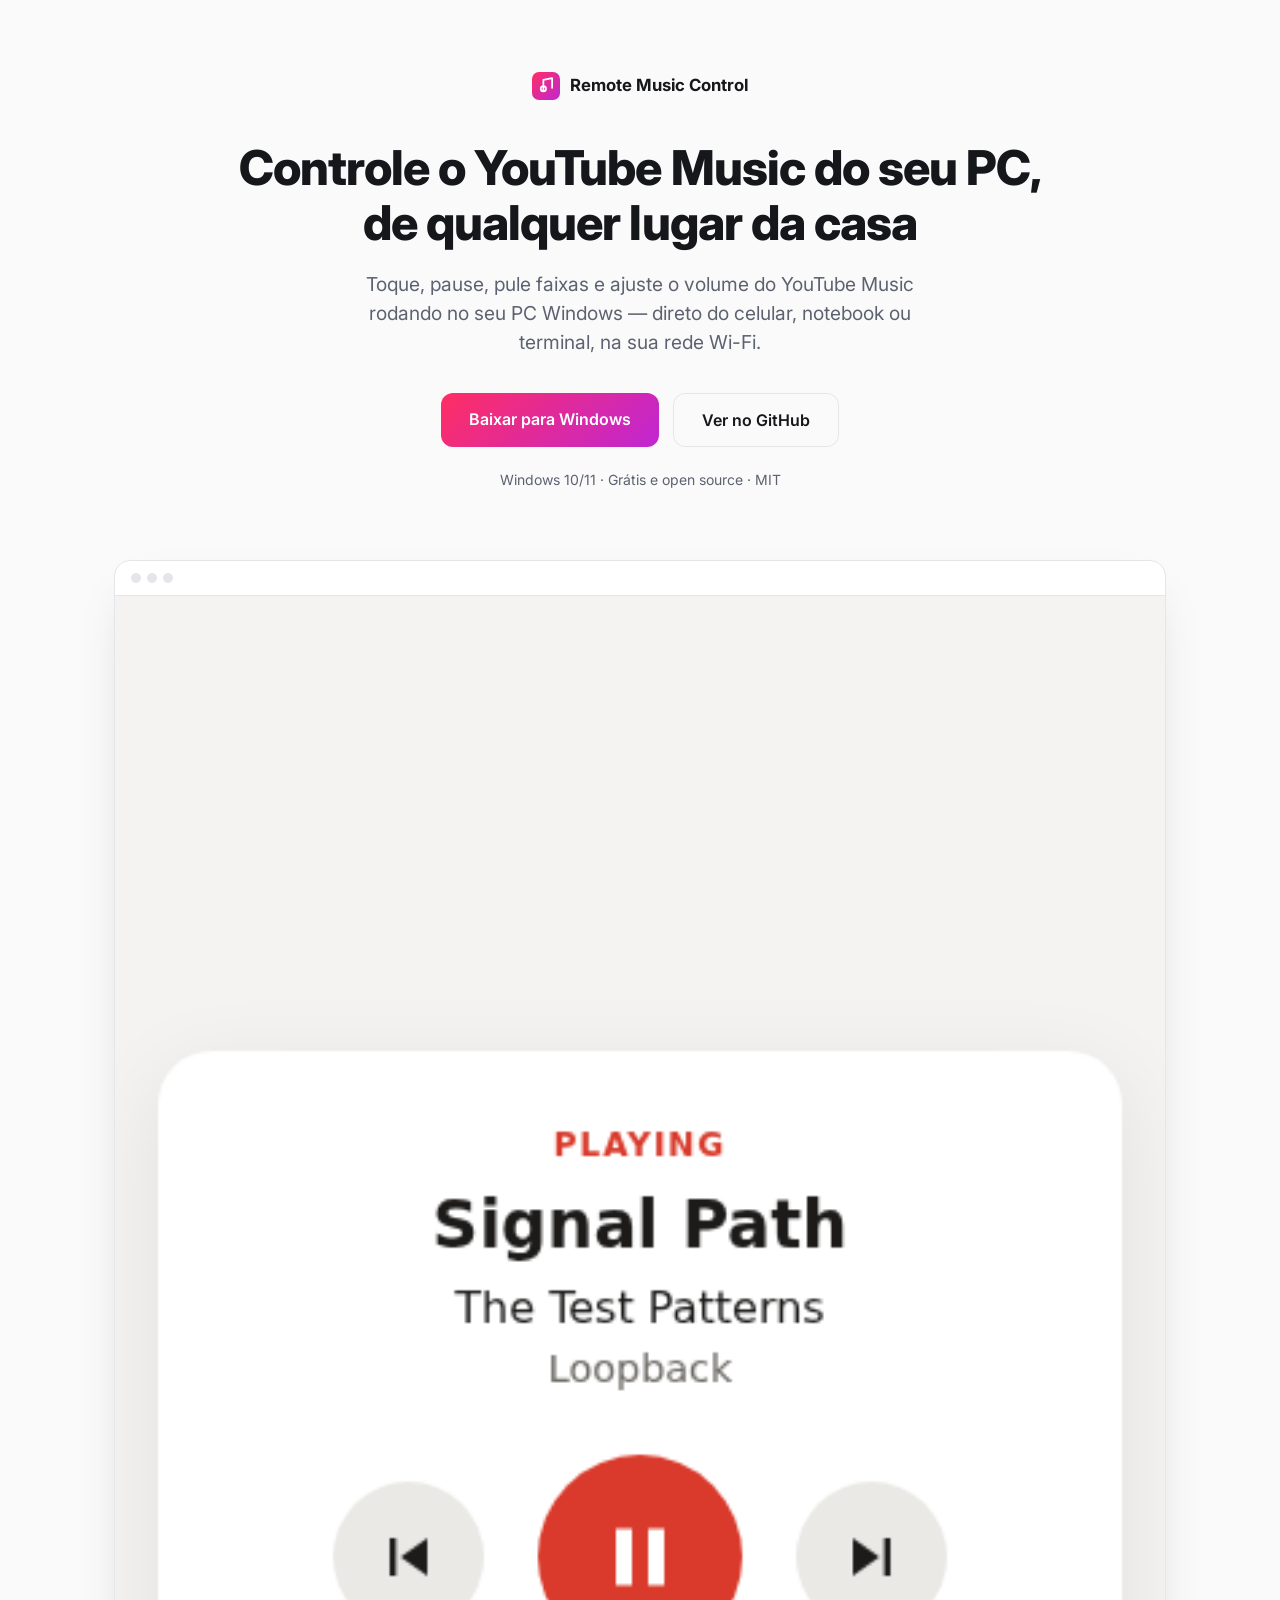
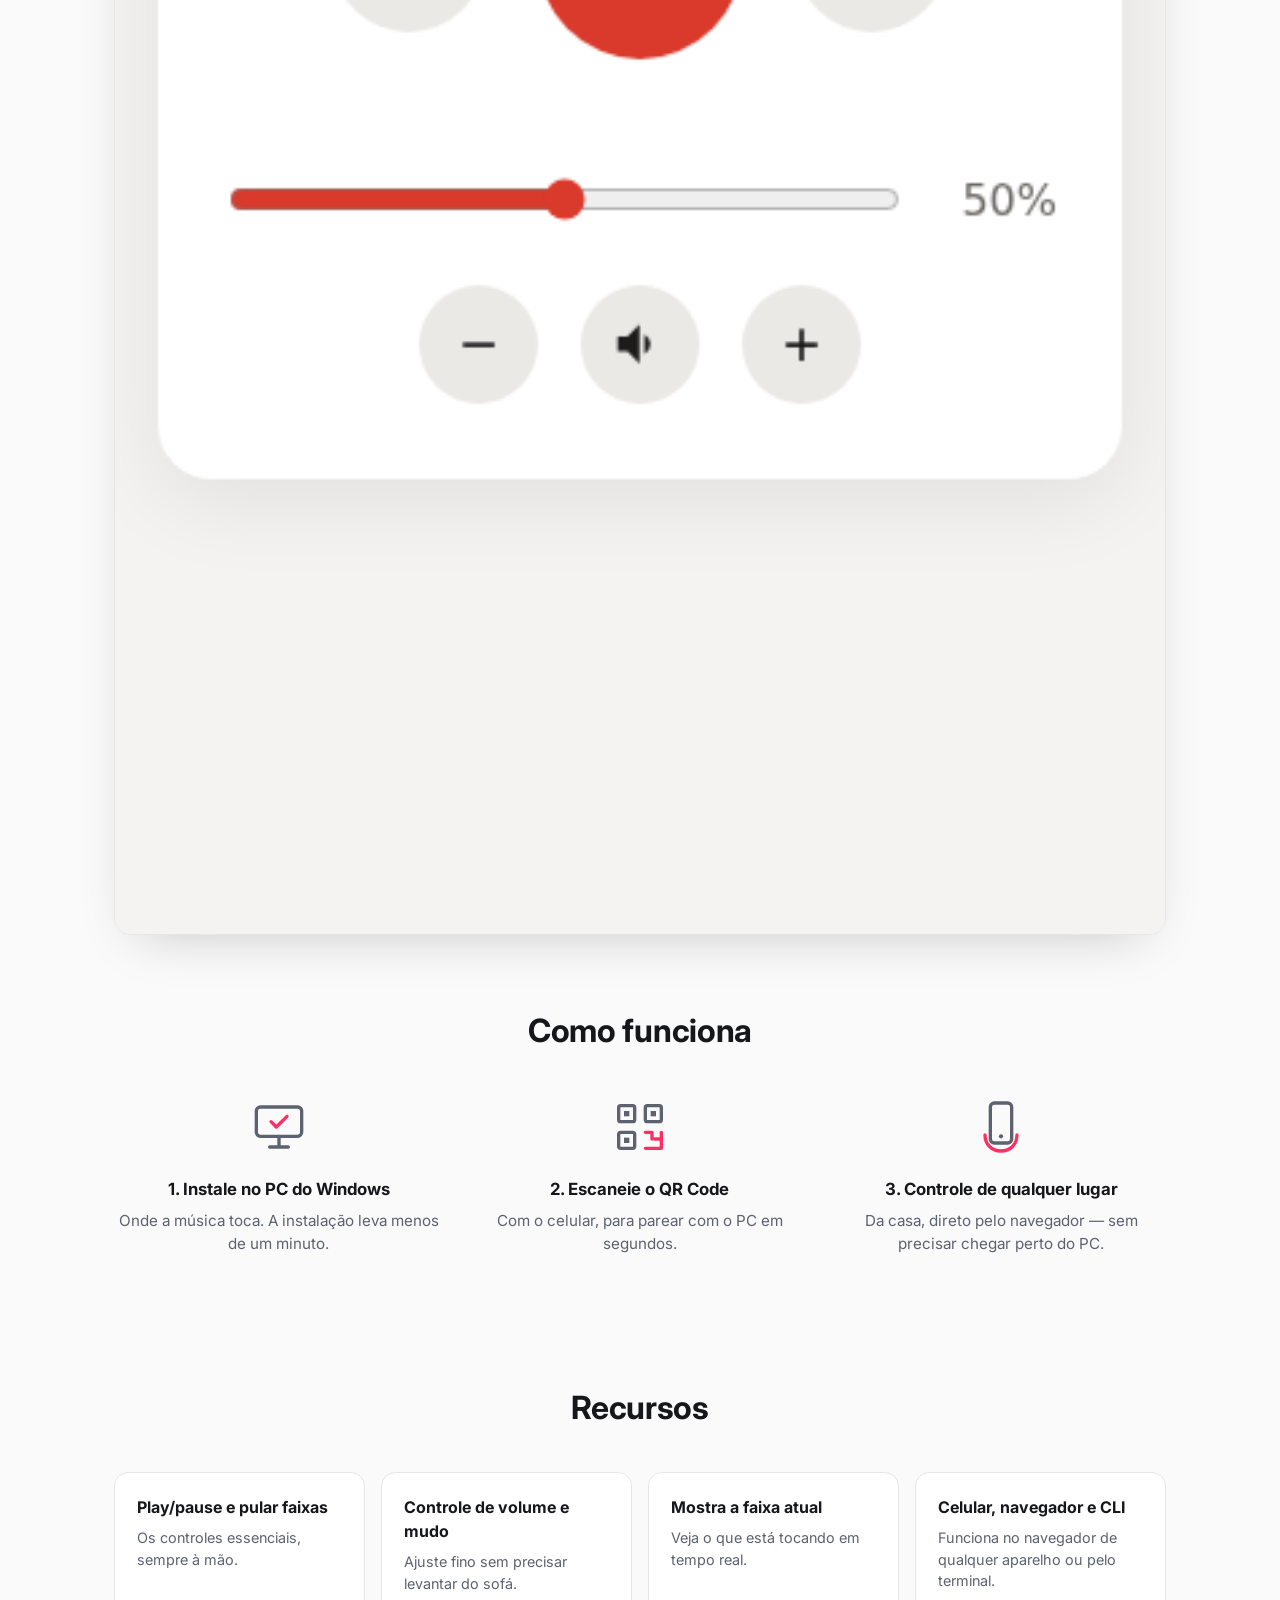
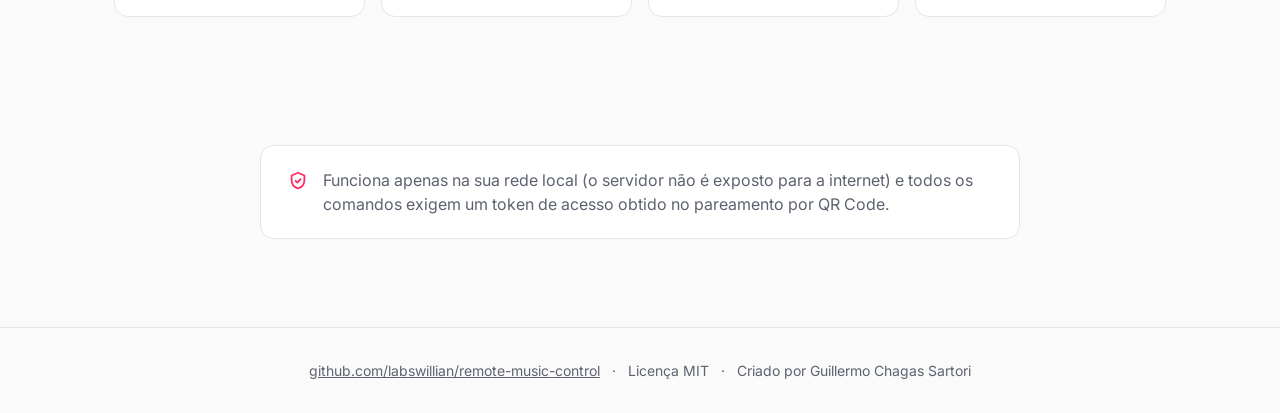
<file: site/index.html>
<!doctype html>
<html lang="pt-BR">
<head>
<meta charset="UTF-8">
<meta name="viewport" content="width=device-width, initial-scale=1">
<title>Remote Music Control — Controle o YouTube Music do seu PC pelo celular</title>
<meta name="description" content="Controle o YouTube Music tocando no seu PC Windows a partir do celular ou de qualquer dispositivo na sua rede local. Grátis, open source e licenciado sob MIT.">

<meta property="og:type" content="website">
<meta property="og:title" content="Remote Music Control">
<meta property="og:description" content="Controle o YouTube Music do seu PC Windows a partir do celular, na sua rede local. Grátis e open source.">
<meta property="og:image" content="web-ui.png">

<link rel="icon" href="data:image/svg+xml,%3Csvg xmlns='http://www.w3.org/2000/svg' viewBox='0 0 32 32'%3E%3Cdefs%3E%3ClinearGradient id='g' x1='0' y1='0' x2='1' y2='1'%3E%3Cstop offset='0' stop-color='%23ff2e63'/%3E%3Cstop offset='1' stop-color='%23c026d3'/%3E%3C/linearGradient%3E%3C/defs%3E%3Crect width='32' height='32' rx='8' fill='url(%23g)'/%3E%3Cpath d='M13 22a3 3 0 1 1 0-6 3 3 0 0 1 0 6Zm0 0V9l10-2v11' fill='none' stroke='%23fff' stroke-width='2' stroke-linecap='round' stroke-linejoin='round'/%3E%3C/svg%3E">

<link rel="preconnect" href="https://fonts.googleapis.com">
<link rel="preconnect" href="https://fonts.gstatic.com" crossorigin>
<link href="https://fonts.googleapis.com/css2?family=Inter:wght@400;500;600;700;800&display=swap" rel="stylesheet">

<link rel="stylesheet" href="style.css">
</head>
<body>

<header class="hero">
  <div class="container hero-inner">
    <div class="logo">
      <svg width="28" height="28" viewBox="0 0 32 32" aria-hidden="true">
        <defs>
          <linearGradient id="logo-g" x1="0" y1="0" x2="1" y2="1">
            <stop offset="0" stop-color="#ff2e63"/>
            <stop offset="1" stop-color="#c026d3"/>
          </linearGradient>
        </defs>
        <rect width="32" height="32" rx="8" fill="url(#logo-g)"/>
        <path d="M13 22a3 3 0 1 1 0-6 3 3 0 0 1 0 6Zm0 0V9l10-2v11" fill="none" stroke="#fff" stroke-width="2" stroke-linecap="round" stroke-linejoin="round"/>
      </svg>
      <span>Remote Music Control</span>
    </div>

    <h1>Controle o YouTube Music do seu PC, de qualquer lugar da casa</h1>
    <p class="subtitle">
      Toque, pause, pule faixas e ajuste o volume do YouTube Music rodando no seu PC Windows —
      direto do celular, notebook ou terminal, na sua rede Wi-Fi.
    </p>

    <div class="cta-row">
      <a class="btn btn-primary" href="https://github.com/labswillian/remote-music-control/releases/latest/download/RemoteMusicControl-Setup-latest.exe">
        Baixar para Windows
      </a>
      <a class="btn btn-ghost" href="https://github.com/labswillian/remote-music-control">
        Ver no GitHub
      </a>
    </div>

    <p class="fine-print">Windows 10/11 · Grátis e open source · MIT</p>
  </div>
</header>

<main>

  <section class="container reveal" aria-label="Captura de tela da interface web">
    <div class="screenshot-frame">
      <div class="frame-bar" aria-hidden="true">
        <span class="dot"></span><span class="dot"></span><span class="dot"></span>
      </div>
      <img
        src="web-ui.png"
        alt="Interface web do Remote Music Control mostrando a faixa em reprodução e os controles de play, pause, próxima faixa e volume"
        width="1200" height="750" loading="lazy">
    </div>
  </section>

  <section class="container section reveal" aria-labelledby="how-title">
    <h2 id="how-title">Como funciona</h2>
    <div class="steps">
      <div class="step">
        <div class="step-icon" aria-hidden="true">
          <svg viewBox="0 0 48 48" fill="none">
            <rect x="7" y="9" width="34" height="22" rx="3" stroke="currentColor" stroke-width="2.5"/>
            <path d="M17 39h14M24 31v8" stroke="currentColor" stroke-width="2.5" stroke-linecap="round"/>
            <path d="M18 20l4 4 8-8" stroke="url(#step-g1)" stroke-width="2.5" stroke-linecap="round" stroke-linejoin="round"/>
            <defs>
              <linearGradient id="step-g1" x1="18" y1="16" x2="30" y2="24">
                <stop stop-color="#ff2e63"/><stop offset="1" stop-color="#c026d3"/>
              </linearGradient>
            </defs>
          </svg>
        </div>
        <h3>1. Instale no PC do Windows</h3>
        <p>Onde a música toca. A instalação leva menos de um minuto.</p>
      </div>

      <div class="step">
        <div class="step-icon" aria-hidden="true">
          <svg viewBox="0 0 48 48" fill="none">
            <rect x="8" y="8" width="12" height="12" rx="1.5" stroke="currentColor" stroke-width="2.5"/>
            <rect x="28" y="8" width="12" height="12" rx="1.5" stroke="currentColor" stroke-width="2.5"/>
            <rect x="8" y="28" width="12" height="12" rx="1.5" stroke="currentColor" stroke-width="2.5"/>
            <rect x="12" y="12" width="4" height="4" fill="currentColor"/>
            <rect x="32" y="12" width="4" height="4" fill="currentColor"/>
            <rect x="12" y="32" width="4" height="4" fill="currentColor"/>
            <path d="M28 28h5v5M40 28v5h-5M28 40h12v-7" stroke="url(#step-g2)" stroke-width="2.5" stroke-linecap="round" stroke-linejoin="round"/>
            <defs>
              <linearGradient id="step-g2" x1="28" y1="28" x2="40" y2="40">
                <stop stop-color="#ff2e63"/><stop offset="1" stop-color="#c026d3"/>
              </linearGradient>
            </defs>
          </svg>
        </div>
        <h3>2. Escaneie o QR Code</h3>
        <p>Com o celular, para parear com o PC em segundos.</p>
      </div>

      <div class="step">
        <div class="step-icon" aria-hidden="true">
          <svg viewBox="0 0 48 48" fill="none">
            <rect x="16" y="6" width="16" height="30" rx="3" stroke="currentColor" stroke-width="2.5"/>
            <circle cx="24" cy="31" r="1.6" fill="currentColor"/>
            <path d="M24 42c-7 0-12-5-12-12M24 42c7 0 12-5 12-12" stroke="url(#step-g3)" stroke-width="2.5" stroke-linecap="round"/>
            <path d="M24 42v-4" stroke="url(#step-g3)" stroke-width="2.5" stroke-linecap="round"/>
            <defs>
              <linearGradient id="step-g3" x1="12" y1="30" x2="36" y2="42">
                <stop stop-color="#ff2e63"/><stop offset="1" stop-color="#c026d3"/>
              </linearGradient>
            </defs>
          </svg>
        </div>
        <h3>3. Controle de qualquer lugar</h3>
        <p>Da casa, direto pelo navegador — sem precisar chegar perto do PC.</p>
      </div>
    </div>
  </section>

  <section class="container section reveal" aria-labelledby="features-title">
    <h2 id="features-title">Recursos</h2>
    <div class="cards">
      <div class="card">
        <h3>Play/pause e pular faixas</h3>
        <p>Os controles essenciais, sempre à mão.</p>
      </div>
      <div class="card">
        <h3>Controle de volume e mudo</h3>
        <p>Ajuste fino sem precisar levantar do sofá.</p>
      </div>
      <div class="card">
        <h3>Mostra a faixa atual</h3>
        <p>Veja o que está tocando em tempo real.</p>
      </div>
      <div class="card">
        <h3>Celular, navegador e CLI</h3>
        <p>Funciona no navegador de qualquer aparelho ou pelo terminal.</p>
      </div>
    </div>
  </section>

  <section class="container section reveal" aria-labelledby="security-title">
    <h2 id="security-title" class="sr-only">Segurança</h2>
    <div class="security-note">
      <svg width="22" height="22" viewBox="0 0 24 24" fill="none" aria-hidden="true">
        <path d="M12 3l7 3v5c0 4.5-3 8-7 9-4-1-7-4.5-7-9V6l7-3Z" stroke="currentColor" stroke-width="2" stroke-linejoin="round"/>
        <path d="M9.5 12l1.8 1.8L14.8 10" stroke="currentColor" stroke-width="2" stroke-linecap="round" stroke-linejoin="round"/>
      </svg>
      <p>
        Funciona apenas na sua rede local (o servidor não é exposto para a internet) e todos os
        comandos exigem um token de acesso obtido no pareamento por QR Code.
      </p>
    </div>
  </section>

</main>

<footer class="footer">
  <div class="container footer-inner">
    <a href="https://github.com/labswillian/remote-music-control">github.com/labswillian/remote-music-control</a>
    <span class="footer-sep">·</span>
    <span>Licença MIT</span>
    <span class="footer-sep">·</span>
    <span>Criado por Guillermo Chagas Sartori</span>
  </div>
</footer>

<script src="script.js"></script>
</body>
</html>
</file>
<file: site/style.css>
:root {
  --bg: #0b0c10;
  --bg-elevated: #14161c;
  --text: #f4f4f6;
  --text-muted: #a7abb8;
  --border: #262932;
  --accent-a: #ff2e63;
  --accent-b: #c026d3;
  --focus: #ff5f8f;
  --shadow: 0 20px 50px -20px rgba(0, 0, 0, 0.6);
}

@media (prefers-color-scheme: light) {
  :root {
    --bg: #fafafa;
    --bg-elevated: #ffffff;
    --text: #16171b;
    --text-muted: #5d6270;
    --border: #e5e6ea;
    --shadow: 0 20px 50px -25px rgba(20, 20, 30, 0.25);
  }
}

* { box-sizing: border-box; }

html { color-scheme: dark light; }

body {
  margin: 0;
  background: var(--bg);
  color: var(--text);
  font-family: "Inter", -apple-system, BlinkMacSystemFont, "Segoe UI", Roboto, Helvetica, Arial, sans-serif;
  line-height: 1.5;
  -webkit-font-smoothing: antialiased;
}

.container {
  max-width: 1100px;
  margin: 0 auto;
  padding-inline: 24px;
}

.sr-only {
  position: absolute;
  width: 1px; height: 1px;
  padding: 0; margin: -1px;
  overflow: hidden;
  clip: rect(0, 0, 0, 0);
  white-space: nowrap;
  border: 0;
}

a { color: inherit; }

a:focus-visible,
button:focus-visible {
  outline: 3px solid var(--focus);
  outline-offset: 3px;
  border-radius: 6px;
}

/* Hero */

.hero {
  padding-block: 72px 56px;
  text-align: center;
}

.logo {
  display: inline-flex;
  align-items: center;
  gap: 10px;
  font-weight: 700;
  font-size: 1.05rem;
  margin-bottom: 40px;
}

.hero h1 {
  font-size: clamp(2rem, 4.5vw, 3rem);
  font-weight: 800;
  line-height: 1.15;
  max-width: 820px;
  margin: 0 auto 20px;
  letter-spacing: -0.02em;
}

.subtitle {
  color: var(--text-muted);
  font-size: clamp(1rem, 2vw, 1.2rem);
  max-width: 620px;
  margin: 0 auto 36px;
}

.cta-row {
  display: flex;
  justify-content: center;
  gap: 14px;
  flex-wrap: wrap;
}

.btn {
  display: inline-block;
  padding: 14px 28px;
  border-radius: 12px;
  font-weight: 600;
  font-size: 1rem;
  text-decoration: none;
  transition: transform 0.15s ease, opacity 0.15s ease, border-color 0.15s ease;
}

.btn:hover { transform: translateY(-1px); }

.btn-primary {
  background: linear-gradient(135deg, var(--accent-a), var(--accent-b));
  color: #fff;
}

.btn-primary:hover { opacity: 0.92; }

.btn-ghost {
  background: transparent;
  border: 1px solid var(--border);
  color: var(--text);
}

.btn-ghost:hover { border-color: var(--text-muted); }

.fine-print {
  color: var(--text-muted);
  font-size: 0.875rem;
  margin-top: 22px;
}

/* Screenshot */

.screenshot-frame {
  background: var(--bg-elevated);
  border: 1px solid var(--border);
  border-radius: 16px;
  overflow: hidden;
  box-shadow: var(--shadow);
  margin-bottom: 8px;
}

.frame-bar {
  display: flex;
  gap: 6px;
  padding: 12px 16px;
  border-bottom: 1px solid var(--border);
}

.frame-bar .dot {
  width: 10px;
  height: 10px;
  border-radius: 50%;
  background: var(--border);
}

.screenshot-frame img {
  display: block;
  width: 100%;
  height: auto;
}

/* Sections */

.section {
  padding-block: 64px;
}

.section h2 {
  font-size: clamp(1.5rem, 3vw, 2rem);
  font-weight: 700;
  text-align: center;
  margin: 0 0 40px;
  letter-spacing: -0.01em;
}

/* Steps */

.steps {
  display: grid;
  grid-template-columns: repeat(3, 1fr);
  gap: 32px;
}

.step { text-align: center; }

.step-icon {
  width: 64px;
  height: 64px;
  margin: 0 auto 18px;
  color: var(--text-muted);
}

.step-icon svg { width: 100%; height: 100%; }

.step h3 {
  font-size: 1.05rem;
  margin: 0 0 8px;
}

.step p {
  color: var(--text-muted);
  margin: 0;
  font-size: 0.95rem;
}

/* Cards */

.cards {
  display: grid;
  grid-template-columns: repeat(4, 1fr);
  gap: 16px;
}

.card {
  background: var(--bg-elevated);
  border: 1px solid var(--border);
  border-radius: 14px;
  padding: 22px;
}

.card h3 {
  font-size: 1rem;
  margin: 0 0 8px;
}

.card p {
  color: var(--text-muted);
  margin: 0;
  font-size: 0.9rem;
}

/* Security note */

.security-note {
  display: flex;
  align-items: flex-start;
  gap: 14px;
  background: var(--bg-elevated);
  border: 1px solid var(--border);
  border-radius: 14px;
  padding: 22px 26px;
  max-width: 760px;
  margin: 0 auto;
  color: var(--text-muted);
}

.security-note svg {
  flex-shrink: 0;
  margin-top: 2px;
  color: var(--accent-a);
}

.security-note p { margin: 0; }

/* Footer */

.footer {
  border-top: 1px solid var(--border);
  padding-block: 32px;
  margin-top: 24px;
}

.footer-inner {
  text-align: center;
  color: var(--text-muted);
  font-size: 0.875rem;
}

.footer a { text-decoration: underline; }
.footer-sep { margin: 0 8px; }

/* Entrance animation */

.reveal {
  opacity: 0;
  transform: translateY(18px);
  transition: opacity 0.6s ease, transform 0.6s ease;
}

.reveal.in-view {
  opacity: 1;
  transform: translateY(0);
}

@media (prefers-reduced-motion: reduce) {
  .reveal {
    opacity: 1;
    transform: none;
    transition: none;
  }
}

/* Responsive */

@media (max-width: 800px) {
  .cards { grid-template-columns: repeat(2, 1fr); }
}

@media (max-width: 640px) {
  .steps { grid-template-columns: 1fr; gap: 40px; }
  .cards { grid-template-columns: 1fr; }
  .hero { padding-block: 48px 40px; }
  .section { padding-block: 48px; }
}
</file>
